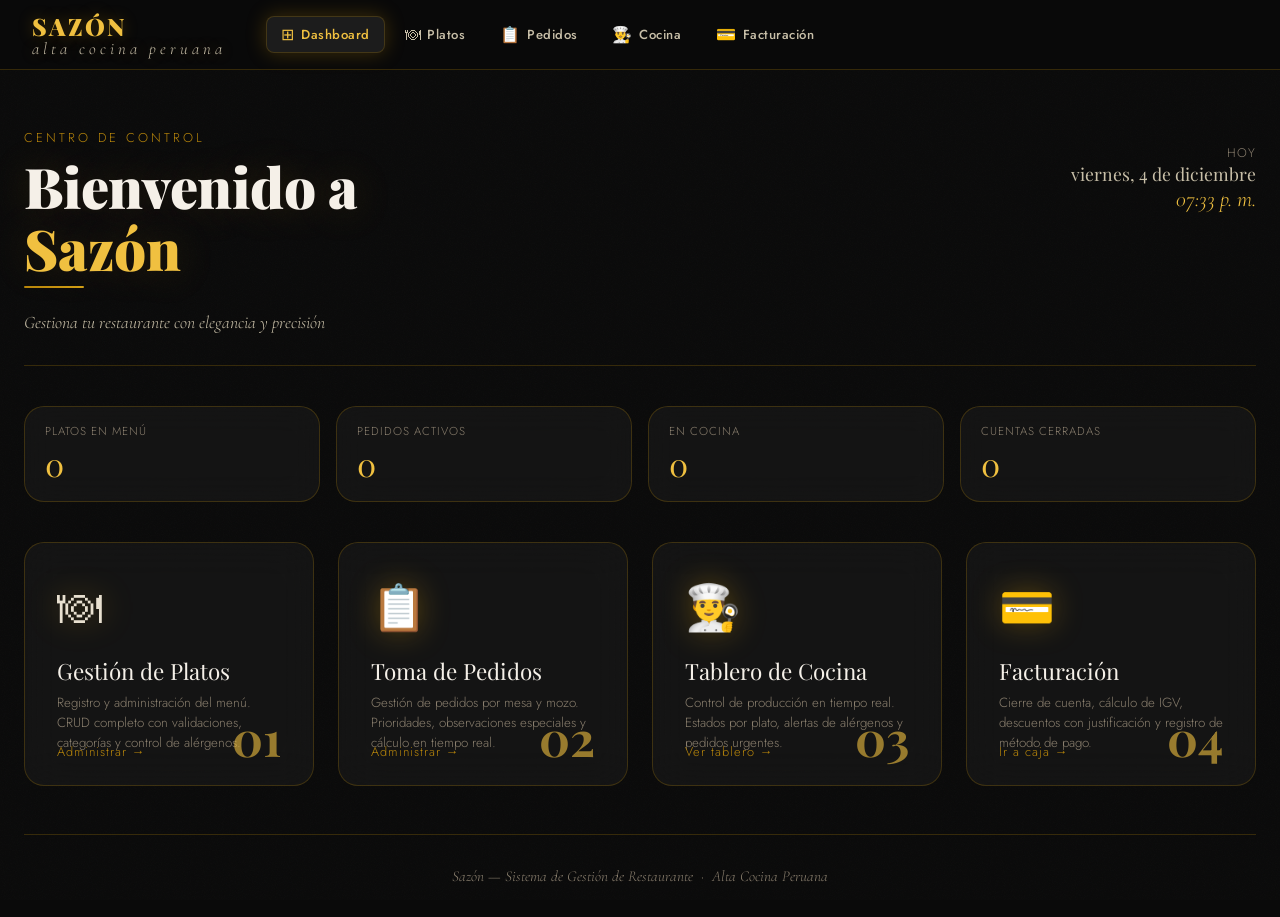
<file: index.html>
<!DOCTYPE html>
<html lang="es">
<head>
  <meta charset="UTF-8">
  <meta name="viewport" content="width=device-width, initial-scale=1.0">
  <title>Sazón — Sistema de Restaurante</title>
  <link rel="stylesheet" href="style.css">
  <link rel="stylesheet" href="https://cdnjs.cloudflare.com/ajax/libs/animate.css/4.1.1/animate.min.css">
</head>
<body>

  <!-- NAVBAR -->
  <nav class="navbar">
    <a href="index.html" class="navbar-brand">SAZÓN<span>alta cocina peruana</span></a>
    <ul class="nav-links">
      <li><a href="index.html"><span class="nav-icon">⊞</span><span>Dashboard</span></a></li>
      <li><a href="platos.html"><span class="nav-icon">🍽</span><span>Platos</span></a></li>
      <li><a href="pedidos.html"><span class="nav-icon">📋</span><span>Pedidos</span></a></li>
      <li><a href="cocina.html"><span class="nav-icon">👨‍🍳</span><span>Cocina</span></a></li>
      <li><a href="facturacion.html"><span class="nav-icon">💳</span><span>Facturación</span></a></li>
    </ul>
  </nav>

  <div class="page-wrapper">
    <div class="container">

      <!-- HERO -->
      <div class="page-header animate__animated animate__fadeInDown">
        <div style="display:flex;align-items:flex-start;justify-content:space-between;flex-wrap:wrap;gap:1rem">
          <div>
            <div style="font-size:0.8rem;letter-spacing:3px;color:var(--gold);text-transform:uppercase;margin-bottom:0.5rem">Centro de Control</div>
            <h1 class="display-title">Bienvenido a<br><span style="color:var(--gold-pale)">Sazón</span></h1>
            <div class="gold-line"></div>
            <p class="subtitle">Gestiona tu restaurante con elegancia y precisión</p>
          </div>
          <div style="text-align:right;padding-top:1rem">
            <div style="font-size:0.78rem;color:var(--text-muted);letter-spacing:1px">HOY</div>
            <div id="fecha-actual" style="font-family:'Playfair Display',serif;font-size:1.1rem;color:var(--cream-dim)"></div>
            <div id="hora-actual" style="font-family:'Cormorant Garamond',serif;font-style:italic;font-size:1.4rem;color:var(--gold-pale)"></div>
          </div>
        </div>
      </div>

      <!-- STAT STRIP -->
      <div style="display:grid;grid-template-columns:repeat(auto-fit,minmax(160px,1fr));gap:1rem;margin-bottom:2.5rem">
        <div class="glass-card animate-in animate-delay-1" style="padding:1rem 1.25rem">
          <div style="font-size:0.72rem;letter-spacing:1px;color:var(--text-muted);text-transform:uppercase">Platos en Menú</div>
          <div style="font-family:'Playfair Display',serif;font-size:2rem;color:var(--gold-pale);margin-top:0.2rem" id="count-platos">—</div>
        </div>
        <div class="glass-card animate-in animate-delay-2" style="padding:1rem 1.25rem">
          <div style="font-size:0.72rem;letter-spacing:1px;color:var(--text-muted);text-transform:uppercase">Pedidos Activos</div>
          <div style="font-family:'Playfair Display',serif;font-size:2rem;color:var(--gold-pale);margin-top:0.2rem" id="count-pedidos">—</div>
        </div>
        <div class="glass-card animate-in animate-delay-3" style="padding:1rem 1.25rem">
          <div style="font-size:0.72rem;letter-spacing:1px;color:var(--text-muted);text-transform:uppercase">En Cocina</div>
          <div style="font-family:'Playfair Display',serif;font-size:2rem;color:var(--gold-pale);margin-top:0.2rem" id="count-cocina">—</div>
        </div>
        <div class="glass-card animate-in animate-delay-4" style="padding:1rem 1.25rem">
          <div style="font-size:0.72rem;letter-spacing:1px;color:var(--text-muted);text-transform:uppercase">Cuentas Cerradas</div>
          <div style="font-family:'Playfair Display',serif;font-size:2rem;color:var(--gold-pale);margin-top:0.2rem" id="count-facturacion">—</div>
        </div>
      </div>

      <!-- MAIN CARDS GRID -->
      <div style="display:grid;grid-template-columns:repeat(auto-fit,minmax(260px,1fr));gap:1.5rem;margin-bottom:3rem">

        <a href="platos.html" class="dash-card animate__animated animate__fadeInUp" style="animation-delay:0.1s">
          <div>
            <div class="dash-card-icon">🍽</div>
            <div class="dash-card-title">Gestión de Platos</div>
            <p class="dash-card-desc">Registro y administración del menú. CRUD completo con validaciones, categorías y control de alérgenos.</p>
          </div>
          <div class="dash-card-arrow">Administrar <span>→</span></div>
          <div class="dash-card-count">01</div>
        </a>

        <a href="pedidos.html" class="dash-card animate__animated animate__fadeInUp" style="animation-delay:0.2s">
          <div>
            <div class="dash-card-icon">📋</div>
            <div class="dash-card-title">Toma de Pedidos</div>
            <p class="dash-card-desc">Gestión de pedidos por mesa y mozo. Prioridades, observaciones especiales y cálculo en tiempo real.</p>
          </div>
          <div class="dash-card-arrow">Administrar <span>→</span></div>
          <div class="dash-card-count">02</div>
        </a>

        <a href="cocina.html" class="dash-card animate__animated animate__fadeInUp" style="animation-delay:0.3s">
          <div>
            <div class="dash-card-icon">👨‍🍳</div>
            <div class="dash-card-title">Tablero de Cocina</div>
            <p class="dash-card-desc">Control de producción en tiempo real. Estados por plato, alertas de alérgenos y pedidos urgentes.</p>
          </div>
          <div class="dash-card-arrow">Ver tablero <span>→</span></div>
          <div class="dash-card-count">03</div>
        </a>

        <a href="facturacion.html" class="dash-card animate__animated animate__fadeInUp" style="animation-delay:0.4s">
          <div>
            <div class="dash-card-icon">💳</div>
            <div class="dash-card-title">Facturación</div>
            <p class="dash-card-desc">Cierre de cuenta, cálculo de IGV, descuentos con justificación y registro de método de pago.</p>
          </div>
          <div class="dash-card-arrow">Ir a caja <span>→</span></div>
          <div class="dash-card-count">04</div>
        </a>

      </div>

      <!-- FOOTER -->
      <div style="text-align:center;padding:2rem 0;border-top:1px solid var(--border)">
        <div style="font-family:'Cormorant Garamond',serif;font-style:italic;color:var(--text-muted);font-size:0.95rem">
          Sazón — Sistema de Gestión de Restaurante &nbsp;·&nbsp; Alta Cocina Peruana
        </div>
      </div>

    </div>
  </div>

  <div class="toast-container"></div>

  <script src="utils.js"></script>
  <script>
    // Dashboard stats
    (function initDashboard() {
      const platos   = Storage.get('sazon_platos', []);
      const pedidos  = Storage.get('sazon_pedidos', []);
      const facturas = Storage.get('sazon_facturas', []);
      const set = (id, val) => { const el = document.getElementById(id); if (el) el.textContent = val; };
      set('count-platos',      platos.length);
      set('count-pedidos',     pedidos.filter(p => p.estado !== 'cancelado').length);
      set('count-cocina',      pedidos.filter(p => ['enviado','en preparacion','listo para servir'].includes(p.estado)).length);
      set('count-facturacion', facturas.length);
    })();

    // Clock
    function updateClock() {
      const now = new Date();
      document.getElementById('fecha-actual').textContent = now.toLocaleDateString('es-PE', { weekday:'long', day:'numeric', month:'long' });
      document.getElementById('hora-actual').textContent  = now.toLocaleTimeString('es-PE', { hour:'2-digit', minute:'2-digit' });
    }
    updateClock();
    setInterval(updateClock, 1000);
  </script>
</body>
</html>
</file>
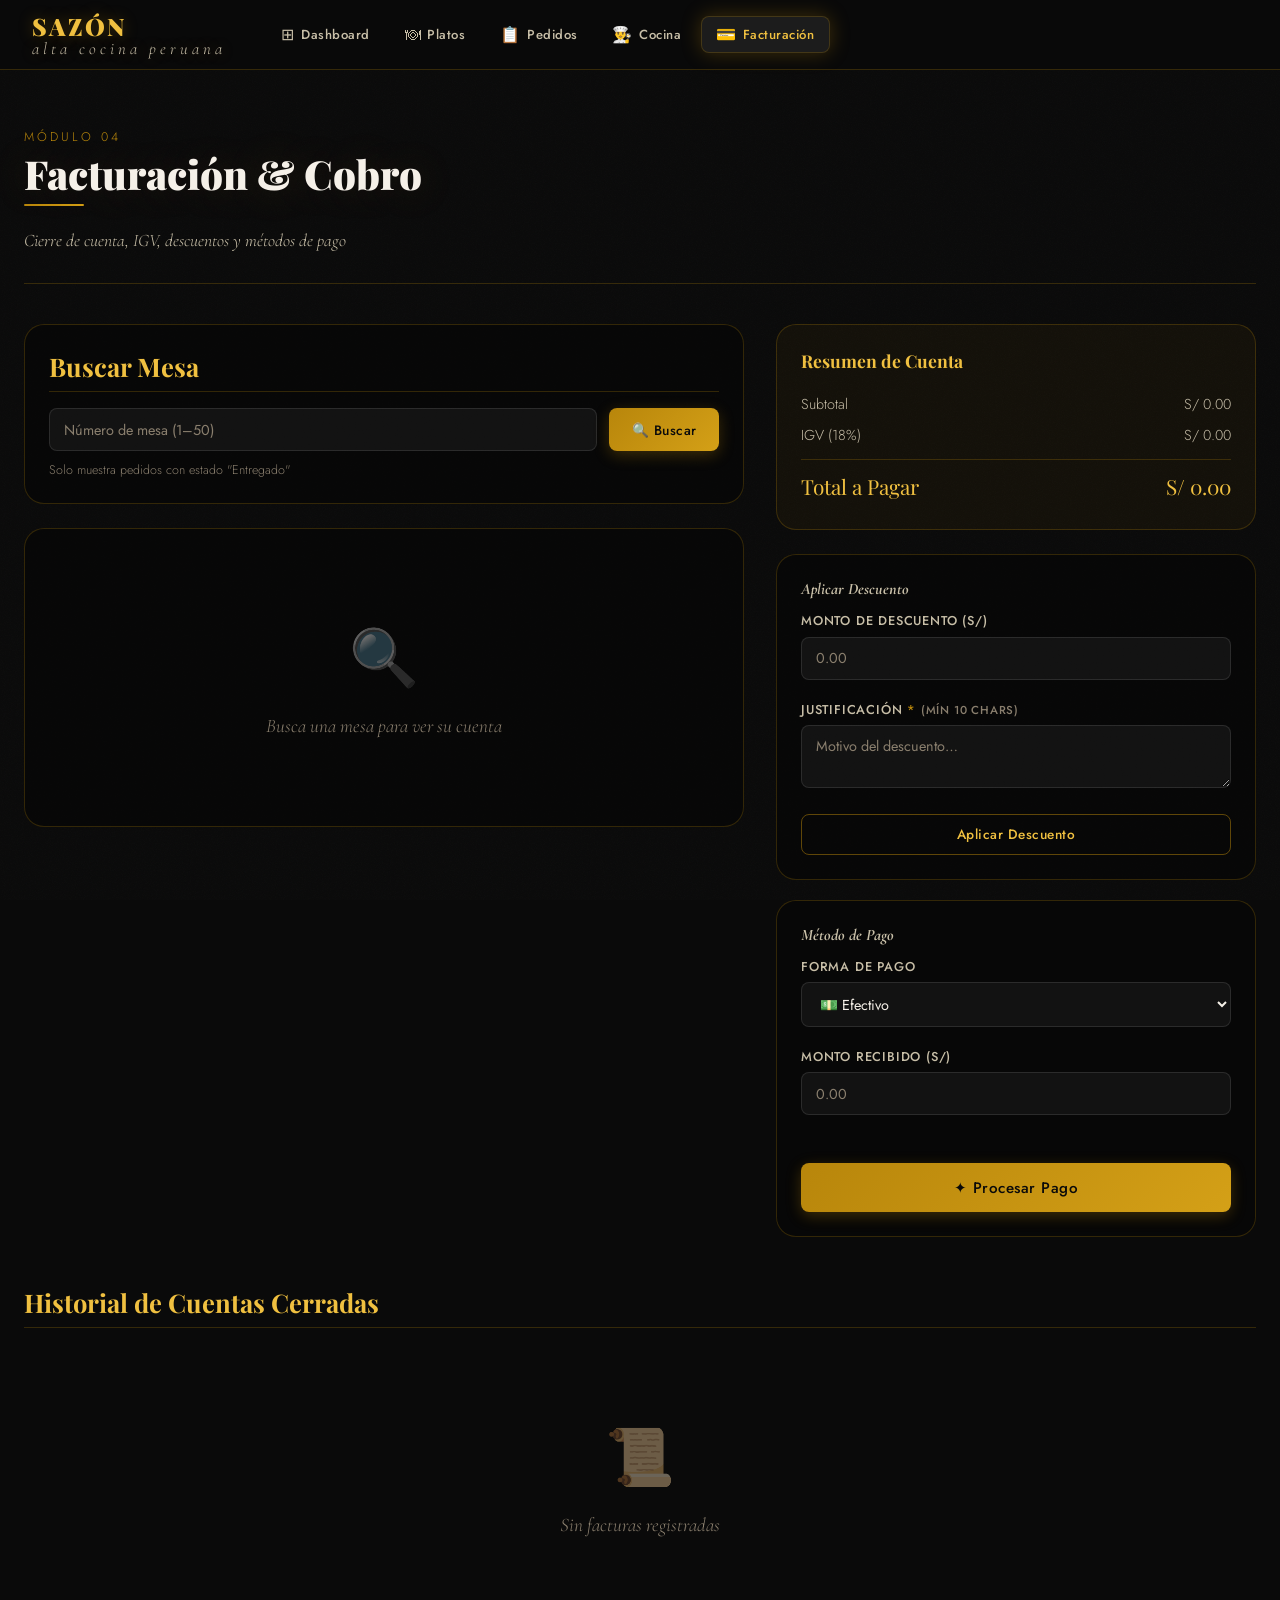
<file: facturacion.html>
<!DOCTYPE html>
<html lang="es">
<head>
  <meta charset="UTF-8">
  <meta name="viewport" content="width=device-width, initial-scale=1.0">
  <title>Sazón — Facturación</title>
  <link rel="stylesheet" href="style.css">
  <link rel="stylesheet" href="https://cdnjs.cloudflare.com/ajax/libs/animate.css/4.1.1/animate.min.css">
</head>
<body>

  <!-- NAVBAR -->
  <nav class="navbar">
    <a href="index.html" class="navbar-brand">SAZÓN<span>alta cocina peruana</span></a>
    <ul class="nav-links">
      <li><a href="index.html"><span class="nav-icon">⊞</span><span>Dashboard</span></a></li>
      <li><a href="platos.html"><span class="nav-icon">🍽</span><span>Platos</span></a></li>
      <li><a href="pedidos.html"><span class="nav-icon">📋</span><span>Pedidos</span></a></li>
      <li><a href="cocina.html"><span class="nav-icon">👨‍🍳</span><span>Cocina</span></a></li>
      <li><a href="facturacion.html"><span class="nav-icon">💳</span><span>Facturación</span></a></li>
    </ul>
  </nav>

  <div class="page-wrapper">
    <div class="container">

      <!-- HEADER -->
      <div class="page-header animate__animated animate__fadeInDown">
        <div style="font-size:0.78rem;letter-spacing:3px;color:var(--gold);text-transform:uppercase;margin-bottom:0.4rem">Módulo 04</div>
        <h1 class="display-title" style="font-size:clamp(1.6rem,4vw,2.5rem)">Facturación & Cobro</h1>
        <div class="gold-line"></div>
        <p class="subtitle">Cierre de cuenta, IGV, descuentos y métodos de pago</p>
      </div>

      <div style="display:grid;grid-template-columns:3fr 2fr;gap:2rem;align-items:start">

        <!-- LEFT: BUSCAR + DETALLE -->
        <div class="animate-in">

          <!-- BUSCAR MESA -->
          <div class="glass-card-dark" style="margin-bottom:1.5rem">
            <h2 class="section-title" style="margin-bottom:1rem">Buscar Mesa</h2>
            <div style="display:flex;gap:0.75rem">
              <input type="number" class="form-control" id="buscar-mesa" placeholder="Número de mesa (1–50)" min="1" max="50">
              <button class="btn btn-gold" id="btn-buscar-mesa" style="white-space:nowrap">🔍 Buscar</button>
            </div>
            <p style="font-size:0.78rem;color:var(--text-muted);margin-top:0.6rem">Solo muestra pedidos con estado "Entregado"</p>
          </div>

          <!-- DETALLE CUENTA -->
          <div class="glass-card-dark" id="factura-wrap">
            <div class="empty-state">
              <div class="empty-state-icon">🔍</div>
              <div class="empty-state-text">Busca una mesa para ver su cuenta</div>
            </div>
          </div>

        </div>

        <!-- RIGHT: COBRO -->
        <div class="animate-in animate-delay-2">

          <!-- RESUMEN -->
          <div class="billing-summary" style="margin-bottom:1.5rem">
            <h3 style="font-family:'Playfair Display',serif;color:var(--gold-pale);margin-bottom:1rem;font-size:1.1rem">Resumen de Cuenta</h3>
            <div class="total-row"><span>Subtotal</span><span id="res-subtotal">S/ 0.00</span></div>
            <div class="total-row"><span>IGV (18%)</span><span id="res-igv">S/ 0.00</span></div>
            <div class="total-row grand"><span>Total a Pagar</span><span id="res-total">S/ 0.00</span></div>
          </div>

          <!-- DESCUENTO -->
          <div class="glass-card-dark" style="margin-bottom:1.25rem">
            <h3 style="font-family:'Cormorant Garamond',serif;font-style:italic;color:var(--cream-dim);margin-bottom:0.75rem;font-size:1rem">Aplicar Descuento</h3>
            <div class="form-group">
              <label for="descuento-input">Monto de Descuento (S/)</label>
              <input type="number" class="form-control" id="descuento-input" placeholder="0.00" min="0" step="0.01">
            </div>
            <div class="form-group">
              <label for="justificacion-desc">Justificación <span style="color:var(--gold)">*</span> <span style="font-size:0.72rem;color:var(--text-muted)">(mín 10 chars)</span></label>
              <textarea class="form-control" id="justificacion-desc" placeholder="Motivo del descuento…" style="min-height:60px"></textarea>
            </div>
            <button class="btn btn-outline btn-full" id="btn-aplicar-descuento">Aplicar Descuento</button>
          </div>

          <!-- PAGO -->
          <div class="glass-card-dark">
            <h3 style="font-family:'Cormorant Garamond',serif;font-style:italic;color:var(--cream-dim);margin-bottom:0.75rem;font-size:1rem">Método de Pago</h3>
            <div class="form-group">
              <label for="metodo-pago">Forma de Pago</label>
              <select class="form-control" id="metodo-pago">
                <option value="efectivo">💵 Efectivo</option>
                <option value="tarjeta">💳 Tarjeta</option>
                <option value="yape_plin">📱 Yape / Plin</option>
              </select>
            </div>

            <!-- EFECTIVO ONLY -->
            <div id="efectivo-wrap">
              <div class="form-group">
                <label for="monto-efectivo">Monto Recibido (S/)</label>
                <input type="number" class="form-control" id="monto-efectivo" placeholder="0.00" min="0" step="0.01">
              </div>
              <div id="vuelto-display" style="font-family:'Playfair Display',serif;font-size:1.1rem;text-align:center;padding:0.5rem;margin-bottom:0.75rem"></div>
            </div>

            <button class="btn btn-gold btn-full btn-lg" id="btn-procesar-pago">
              ✦ Procesar Pago
            </button>
          </div>

        </div>
      </div>

      <!-- HISTORIAL -->
      <div style="margin-top:3rem">
        <h2 class="section-title animate-in">Historial de Cuentas Cerradas</h2>
        <div id="historial-wrap" class="animate-in animate-delay-1"></div>
      </div>

    </div>
  </div>

  <div class="toast-container"></div>

  <script src="utils.js"></script>
  <script src="facturacion.js"></script>
</body>
</html>
</file>
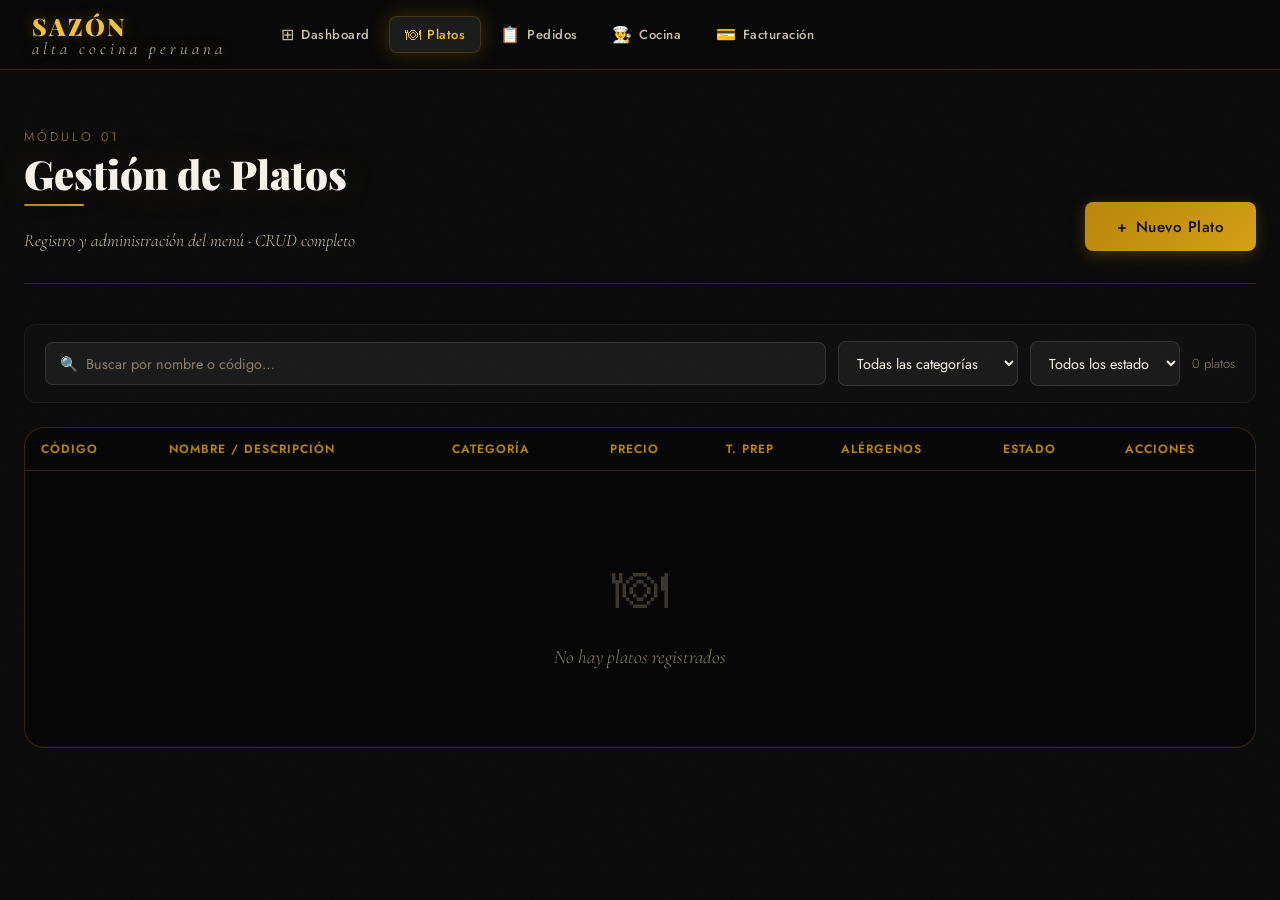
<file: platos.html>
<!DOCTYPE html>
<html lang="es">
<head>
  <meta charset="UTF-8">
  <meta name="viewport" content="width=device-width, initial-scale=1.0">
  <title>Sazón — Gestión de Platos</title>
  <link rel="stylesheet" href="style.css">
  <link rel="stylesheet" href="https://cdnjs.cloudflare.com/ajax/libs/animate.css/4.1.1/animate.min.css">
</head>
<body>

  <!-- NAVBAR -->
  <nav class="navbar">
    <a href="index.html" class="navbar-brand">SAZÓN<span>alta cocina peruana</span></a>
    <ul class="nav-links">
      <li><a href="index.html"><span class="nav-icon">⊞</span><span>Dashboard</span></a></li>
      <li><a href="platos.html"><span class="nav-icon">🍽</span><span>Platos</span></a></li>
      <li><a href="pedidos.html"><span class="nav-icon">📋</span><span>Pedidos</span></a></li>
      <li><a href="cocina.html"><span class="nav-icon">👨‍🍳</span><span>Cocina</span></a></li>
      <li><a href="facturacion.html"><span class="nav-icon">💳</span><span>Facturación</span></a></li>
    </ul>
  </nav>

  <div class="page-wrapper">
    <div class="container">

      <!-- HEADER -->
      <div class="page-header animate__animated animate__fadeInDown">
        <div style="display:flex;align-items:flex-end;justify-content:space-between;flex-wrap:wrap;gap:1rem">
          <div>
            <div style="font-size:0.78rem;letter-spacing:3px;color:var(--gold);text-transform:uppercase;margin-bottom:0.4rem">Módulo 01</div>
            <h1 class="display-title" style="font-size:clamp(1.6rem,4vw,2.5rem)">Gestión de Platos</h1>
            <div class="gold-line"></div>
            <p class="subtitle">Registro y administración del menú · CRUD completo</p>
          </div>
          <button class="btn btn-gold btn-lg" id="btn-nuevo-plato">
            <span>+</span> Nuevo Plato
          </button>
        </div>
      </div>

      <!-- FILTERS -->
      <div class="filter-bar animate-in">
        <input type="text" class="form-control" id="filter-nombre" placeholder="🔍  Buscar por nombre o código…">
        <select class="form-control" id="filter-cat" style="max-width:180px">
          <option value="">Todas las categorías</option>
          <option value="Entrada">Entrada</option>
          <option value="Fondo">Fondo</option>
          <option value="Postre">Postre</option>
          <option value="Bebida">Bebida</option>
          <option value="Especial">Especial</option>
        </select>
        <select class="form-control" id="filter-estado" style="max-width:150px">
          <option value="">Todos los estados</option>
          <option value="activo">Activo</option>
          <option value="inactivo">Inactivo</option>
        </select>
        <span id="platos-count" style="color:var(--text-muted);font-size:0.82rem;white-space:nowrap;align-self:center"></span>
      </div>

      <!-- TABLE -->
      <div class="glass-card-dark animate-in" style="padding:0;overflow:hidden">
        <div class="table-wrapper">
          <table>
            <thead>
              <tr>
                <th>Código</th>
                <th>Nombre / Descripción</th>
                <th>Categoría</th>
                <th>Precio</th>
                <th>T. Prep</th>
                <th>Alérgenos</th>
                <th>Estado</th>
                <th>Acciones</th>
              </tr>
            </thead>
            <tbody id="platos-tbody">
              <tr><td colspan="8"><div class="empty-state"><div class="empty-state-icon">🍽</div><div class="empty-state-text">Cargando platos…</div></div></td></tr>
            </tbody>
          </table>
        </div>
      </div>

    </div>
  </div>

  <!-- MODAL PLATO -->
  <div class="modal-overlay" id="modal-plato">
    <div class="modal">
      <div class="modal-header">
        <h2 class="modal-title" id="modal-plato-title">Nuevo Plato</h2>
        <button class="modal-close" data-close-modal="modal-plato">✕</button>
      </div>

      <div class="form-row">
        <div class="form-group">
          <label for="plato-codigo">Código <span style="color:var(--gold)">*</span></label>
          <input type="text" class="form-control" id="plato-codigo" placeholder="PL001" maxlength="20">
          <div class="input-error" id="plato-codigo-err">Código requerido (ej: PL001), sin espacios.</div>
        </div>
        <div class="form-group">
          <label for="plato-categoria">Categoría <span style="color:var(--gold)">*</span></label>
          <select class="form-control" id="plato-categoria">
            <option value="">— Seleccionar —</option>
            <option value="Entrada">Entrada</option>
            <option value="Fondo">Fondo</option>
            <option value="Postre">Postre</option>
            <option value="Bebida">Bebida</option>
            <option value="Especial">Especial</option>
          </select>
          <div class="input-error" id="plato-categoria-err">Selecciona una categoría.</div>
        </div>
      </div>

      <div class="form-group">
        <label for="plato-nombre">Nombre del Plato <span style="color:var(--gold)">*</span></label>
        <input type="text" class="form-control" id="plato-nombre" placeholder="Ej: Ceviche Clásico" maxlength="60">
        <div class="input-error" id="plato-nombre-err">Nombre de 3 a 60 caracteres, no solo números.</div>
      </div>

      <div class="form-group">
        <label for="plato-descripcion">Descripción <span style="color:var(--gold)">*</span></label>
        <textarea class="form-control" id="plato-descripcion" placeholder="Descripción del plato (10–250 caracteres)" maxlength="250"></textarea>
        <div class="input-error" id="plato-descripcion-err">Descripción de 10 a 250 caracteres.</div>
      </div>

      <div class="form-row">
        <div class="form-group">
          <label for="plato-precio">Precio (S/) <span style="color:var(--gold)">*</span></label>
          <input type="number" class="form-control" id="plato-precio" placeholder="0.00" min="0.01" step="0.01">
          <div class="input-error" id="plato-precio-err">Precio numérico mayor a 0.</div>
        </div>
        <div class="form-group">
          <label for="plato-tiempo_prep">Tiempo de Preparación (min) <span style="color:var(--gold)">*</span></label>
          <input type="number" class="form-control" id="plato-tiempo_prep" placeholder="15" min="1" max="120">
          <div class="input-error" id="plato-tiempo_prep-err">Tiempo entre 1 y 120 minutos.</div>
        </div>
        <div class="form-group">
          <label for="plato-estado">Estado <span style="color:var(--gold)">*</span></label>
          <select class="form-control" id="plato-estado">
            <option value="activo">Activo</option>
            <option value="inactivo">Inactivo</option>
          </select>
          <div class="input-error" id="plato-estado-err">Selecciona un estado.</div>
        </div>
      </div>

      <div class="form-group">
        <label>Alérgenos</label>
        <div id="alergenos-wrap" class="checkbox-group"></div>
      </div>

      <div style="display:flex;gap:0.75rem;justify-content:flex-end;margin-top:1.5rem;padding-top:1.25rem;border-top:1px solid var(--border)">
        <button class="btn btn-outline" data-close-modal="modal-plato">Cancelar</button>
        <button class="btn btn-gold" id="btn-save-plato">Guardar Plato</button>
      </div>
    </div>
  </div>

  <div class="toast-container"></div>

  <!-- utils.js primero, luego el módulo -->
  <script src="utils.js"></script>
  <script src="platos.js"></script>
</body>
</html>
</file>
<file: style.css>
@import url('https://fonts.googleapis.com/css2?family=Playfair+Display:wght@400;600;700;900&family=Cormorant+Garamond:ital,wght@0,300;0,400;0,600;1,400&family=Jost:wght@300;400;500;600&display=swap');

/* ─── VARIABLES ─────────────────────────────────────────────────────────────── */
:root {
  --bg:          #0a0a0a;
  --bg-alt:      #111111;
  --gold:        #b8860b;
  --gold-light:  #d4a017;
  --gold-pale:   #f0c040;
  --cream:       #f5f0e8;
  --cream-dim:   #c8bfa8;
  --glass:       rgba(255,255,255,0.04);
  --glass-hover: rgba(255,255,255,0.08);
  --border:      rgba(184,134,11,0.25);
  --border-light:rgba(184,134,11,0.5);
  --danger:      #c0392b;
  --success:     #1a6b3a;
  --warning:     #d97706;
  --text:        #e8e0d0;
  --text-muted:  #8a7f6e;
  --shadow-gold: 0 0 20px rgba(184,134,11,0.3);
  --shadow-deep: 0 20px 60px rgba(0,0,0,0.8);
  --radius:      12px;
  --radius-lg:   20px;
}

/* ─── RESET & BASE ───────────────────────────────────────────────────────────── */
*, *::before, *::after { box-sizing: border-box; margin: 0; padding: 0; }

html { scroll-behavior: smooth; }

body {
  background-color: var(--bg);
  color: var(--text);
  font-family: 'Jost', sans-serif;
  font-weight: 300;
  min-height: 100vh;
  overflow-x: hidden;
}

/* ─── NOISE TEXTURE OVERLAY ─────────────────────────────────────────────────── */
body::before {
  content: '';
  position: fixed;
  inset: 0;
  background-image: url("data:image/svg+xml,%3Csvg viewBox='0 0 256 256' xmlns='http://www.w3.org/2000/svg'%3E%3Cfilter id='noise'%3E%3CfeTurbulence type='fractalNoise' baseFrequency='0.9' numOctaves='4' stitchTiles='stitch'/%3E%3C/filter%3E%3Crect width='100%25' height='100%25' filter='url(%23noise)' opacity='0.04'/%3E%3C/svg%3E");
  background-size: 200px 200px;
  pointer-events: none;
  z-index: 0;
  opacity: 0.6;
}

body > * { position: relative; z-index: 1; }

/* ─── TYPOGRAPHY ─────────────────────────────────────────────────────────────── */
h1, h2, h3 { font-family: 'Playfair Display', serif; }
h4, h5, h6  { font-family: 'Cormorant Garamond', serif; font-style: italic; }

.display-title {
  font-family: 'Playfair Display', serif;
  font-weight: 900;
  font-size: clamp(2rem, 5vw, 3.5rem);
  line-height: 1.1;
  color: var(--cream);
  text-shadow: 0 0 40px rgba(184,134,11,0.2);
}

.section-title {
  font-family: 'Playfair Display', serif;
  font-size: 1.6rem;
  color: var(--gold-pale);
  margin-bottom: 1.5rem;
  padding-bottom: 0.5rem;
  border-bottom: 1px solid var(--border);
}

.subtitle {
  font-family: 'Cormorant Garamond', serif;
  font-style: italic;
  color: var(--cream-dim);
  font-size: 1.1rem;
}

/* ─── LAYOUT ─────────────────────────────────────────────────────────────────── */
.page-wrapper {
  padding-top: 80px;
  min-height: 100vh;
}

.container {
  max-width: 1280px;
  margin: 0 auto;
  padding: 0 1.5rem;
}

.page-header {
  padding: 3rem 0 2rem;
  border-bottom: 1px solid var(--border);
  margin-bottom: 2.5rem;
}

/* ─── NAVBAR ─────────────────────────────────────────────────────────────────── */
.navbar {
  position: fixed;
  top: 0; left: 0; right: 0;
  height: 70px;
  background: rgba(10,10,10,0.85);
  backdrop-filter: blur(20px);
  -webkit-backdrop-filter: blur(20px);
  border-bottom: 1px solid var(--border);
  display: flex;
  align-items: center;
  z-index: 1000;
  padding: 0 2rem;
}

.navbar-brand {
  font-family: 'Playfair Display', serif;
  font-size: 1.5rem;
  font-weight: 900;
  color: var(--gold-pale);
  text-decoration: none;
  letter-spacing: 2px;
  margin-right: 2.5rem;
  text-shadow: 0 0 15px rgba(184,134,11,0.4);
  transition: text-shadow 0.3s;
}
.navbar-brand:hover { text-shadow: 0 0 30px rgba(184,134,11,0.8); }

.navbar-brand span {
  font-family: 'Cormorant Garamond', serif;
  font-style: italic;
  font-weight: 300;
  font-size: 0.7em;
  display: block;
  color: var(--cream-dim);
  letter-spacing: 4px;
  margin-top: -4px;
}

.nav-links {
  display: flex;
  gap: 0.25rem;
  list-style: none;
  flex: 1;
}

.nav-links a {
  display: flex;
  align-items: center;
  gap: 0.4rem;
  padding: 0.4rem 0.9rem;
  border-radius: 8px;
  color: var(--cream-dim);
  text-decoration: none;
  font-size: 0.82rem;
  font-weight: 500;
  letter-spacing: 0.5px;
  transition: all 0.25s;
  border: 1px solid transparent;
}

.nav-links a:hover, .nav-links a.active {
  background: var(--glass-hover);
  color: var(--gold-pale);
  border-color: var(--border);
  box-shadow: var(--shadow-gold);
}

.nav-icon { font-size: 1rem; }

/* ─── GLASSMORPHISM CARDS ────────────────────────────────────────────────────── */
.glass-card {
  background: var(--glass);
  backdrop-filter: blur(16px);
  -webkit-backdrop-filter: blur(16px);
  border: 1px solid var(--border);
  border-radius: var(--radius-lg);
  padding: 1.5rem;
  transition: all 0.3s ease;
}

.glass-card:hover {
  background: var(--glass-hover);
  border-color: var(--border-light);
  transform: translateY(-2px);
  box-shadow: var(--shadow-gold);
}

.glass-card-dark {
  background: rgba(5,5,5,0.6);
  backdrop-filter: blur(16px);
  -webkit-backdrop-filter: blur(16px);
  border: 1px solid var(--border);
  border-radius: var(--radius-lg);
  padding: 1.5rem;
}

/* ─── BUTTONS ────────────────────────────────────────────────────────────────── */
.btn {
  display: inline-flex;
  align-items: center;
  gap: 0.5rem;
  padding: 0.6rem 1.4rem;
  border-radius: 8px;
  border: none;
  font-family: 'Jost', sans-serif;
  font-size: 0.85rem;
  font-weight: 500;
  letter-spacing: 0.5px;
  cursor: pointer;
  transition: all 0.25s ease;
  text-decoration: none;
}

.btn-gold {
  background: linear-gradient(135deg, var(--gold), var(--gold-light));
  color: #0a0a0a;
  box-shadow: 0 4px 15px rgba(184,134,11,0.3);
}
.btn-gold:hover {
  transform: scale(1.04);
  box-shadow: 0 6px 25px rgba(184,134,11,0.6);
}

.btn-outline {
  background: transparent;
  color: var(--gold-pale);
  border: 1px solid var(--border-light);
}
.btn-outline:hover {
  background: var(--glass);
  box-shadow: var(--shadow-gold);
  transform: scale(1.02);
}

.btn-danger {
  background: rgba(192,57,43,0.15);
  color: #e74c3c;
  border: 1px solid rgba(192,57,43,0.3);
}
.btn-danger:hover {
  background: rgba(192,57,43,0.3);
  transform: scale(1.02);
}

.btn-success {
  background: rgba(26,107,58,0.2);
  color: #2ecc71;
  border: 1px solid rgba(26,107,58,0.4);
}
.btn-success:hover {
  background: rgba(26,107,58,0.35);
  transform: scale(1.02);
}

.btn-sm { padding: 0.35rem 0.85rem; font-size: 0.78rem; }
.btn-lg { padding: 0.85rem 2rem; font-size: 0.95rem; }
.btn-full { width: 100%; justify-content: center; }

/* ─── FORMS ──────────────────────────────────────────────────────────────────── */
.form-group { margin-bottom: 1.25rem; }

label {
  display: block;
  font-size: 0.8rem;
  font-weight: 500;
  color: var(--cream-dim);
  letter-spacing: 0.8px;
  text-transform: uppercase;
  margin-bottom: 0.4rem;
}

.form-control {
  width: 100%;
  background: rgba(255,255,255,0.05);
  border: 1px solid rgba(255,255,255,0.1);
  border-radius: 8px;
  color: var(--cream);
  font-family: 'Jost', sans-serif;
  font-size: 0.9rem;
  padding: 0.65rem 0.9rem;
  transition: all 0.25s;
  outline: none;
}

.form-control:focus {
  border-color: var(--gold);
  background: rgba(184,134,11,0.05);
  box-shadow: 0 0 0 3px rgba(184,134,11,0.1);
}

.form-control::placeholder { color: var(--text-muted); }

.form-control:disabled {
  opacity: 0.4;
  cursor: not-allowed;
}

select.form-control option { background: #1a1a1a; color: var(--cream); }

textarea.form-control { resize: vertical; min-height: 80px; }

.form-row { display: grid; grid-template-columns: repeat(auto-fit, minmax(200px, 1fr)); gap: 1rem; }

.input-error {
  font-size: 0.75rem;
  color: #e74c3c;
  margin-top: 0.25rem;
  display: none;
}
.input-error.visible { display: block; }

.form-control.invalid { border-color: #e74c3c !important; }

/* ─── CHECKBOXES / RADIO ─────────────────────────────────────────────────────── */
.checkbox-group {
  display: flex;
  flex-wrap: wrap;
  gap: 0.5rem;
  margin-top: 0.4rem;
}

.checkbox-label {
  display: inline-flex;
  align-items: center;
  gap: 0.4rem;
  padding: 0.3rem 0.75rem;
  background: rgba(255,255,255,0.04);
  border: 1px solid rgba(255,255,255,0.1);
  border-radius: 20px;
  font-size: 0.8rem;
  color: var(--cream-dim);
  cursor: pointer;
  transition: all 0.2s;
  text-transform: none;
  letter-spacing: 0;
  font-weight: 400;
}

.checkbox-label:has(input:checked) {
  background: rgba(184,134,11,0.15);
  border-color: var(--gold);
  color: var(--gold-pale);
}

.checkbox-label input { display: none; }

/* ─── BADGES ─────────────────────────────────────────────────────────────────── */
.badge {
  display: inline-flex;
  align-items: center;
  padding: 0.2rem 0.6rem;
  border-radius: 20px;
  font-size: 0.72rem;
  font-weight: 500;
  letter-spacing: 0.5px;
}

.badge-gold    { background: rgba(184,134,11,0.2); color: var(--gold-pale); border: 1px solid var(--border); }
.badge-green   { background: rgba(26,107,58,0.2);  color: #4ade80; border: 1px solid rgba(26,107,58,0.4); }
.badge-red     { background: rgba(192,57,43,0.2);  color: #f87171; border: 1px solid rgba(192,57,43,0.4); }
.badge-gray    { background: rgba(255,255,255,0.06); color: var(--cream-dim); border: 1px solid rgba(255,255,255,0.1); }
.badge-orange  { background: rgba(217,119,6,0.2);  color: #fbbf24; border: 1px solid rgba(217,119,6,0.4); }
.badge-urgent  { background: rgba(184,134,11,0.3); color: var(--gold-pale); border: 1px solid var(--gold); }

/* ─── TABLES ─────────────────────────────────────────────────────────────────── */
.table-wrapper { overflow-x: auto; }

table {
  width: 100%;
  border-collapse: collapse;
  font-size: 0.88rem;
}

thead th {
  font-family: 'Jost', sans-serif;
  font-size: 0.75rem;
  font-weight: 600;
  letter-spacing: 1px;
  text-transform: uppercase;
  color: var(--gold);
  padding: 0.75rem 1rem;
  border-bottom: 1px solid var(--border);
  text-align: left;
  white-space: nowrap;
}

tbody tr {
  border-bottom: 1px solid rgba(255,255,255,0.04);
  transition: background 0.2s;
}

tbody tr:hover { background: var(--glass); }

tbody td {
  padding: 0.8rem 1rem;
  color: var(--text);
  vertical-align: middle;
}

/* ─── MODAL ──────────────────────────────────────────────────────────────────── */
.modal-overlay {
  position: fixed;
  inset: 0;
  background: rgba(0,0,0,0.8);
  backdrop-filter: blur(4px);
  z-index: 2000;
  display: flex;
  align-items: center;
  justify-content: center;
  padding: 1rem;
  opacity: 0;
  visibility: hidden;
  transition: all 0.3s;
}

.modal-overlay.open {
  opacity: 1;
  visibility: visible;
}

.modal {
  background: #111111;
  border: 1px solid var(--border-light);
  border-radius: var(--radius-lg);
  padding: 2rem;
  width: 100%;
  max-width: 680px;
  max-height: 90vh;
  overflow-y: auto;
  transform: translateY(20px) scale(0.97);
  transition: all 0.3s;
  box-shadow: var(--shadow-deep);
}

.modal-overlay.open .modal {
  transform: translateY(0) scale(1);
}

.modal-header {
  display: flex;
  align-items: center;
  justify-content: space-between;
  margin-bottom: 1.5rem;
  padding-bottom: 1rem;
  border-bottom: 1px solid var(--border);
}

.modal-title {
  font-family: 'Playfair Display', serif;
  font-size: 1.3rem;
  color: var(--gold-pale);
}

.modal-close {
  background: none;
  border: none;
  color: var(--cream-dim);
  font-size: 1.4rem;
  cursor: pointer;
  padding: 0.25rem 0.5rem;
  border-radius: 6px;
  transition: all 0.2s;
  line-height: 1;
}
.modal-close:hover { color: var(--cream); background: var(--glass); }

/* ─── ALERTS ─────────────────────────────────────────────────────────────────── */
.alert {
  padding: 0.85rem 1.1rem;
  border-radius: 10px;
  font-size: 0.87rem;
  margin-bottom: 1rem;
  display: flex;
  align-items: flex-start;
  gap: 0.5rem;
}

.alert-success { background: rgba(26,107,58,0.15); border: 1px solid rgba(26,107,58,0.4); color: #4ade80; }
.alert-danger   { background: rgba(192,57,43,0.15); border: 1px solid rgba(192,57,43,0.4); color: #f87171; }
.alert-warning  { background: rgba(217,119,6,0.15); border: 1px solid rgba(217,119,6,0.4); color: #fbbf24; }
.alert-info     { background: rgba(184,134,11,0.1); border: 1px solid var(--border); color: var(--gold-pale); }

/* ─── DIVIDER ────────────────────────────────────────────────────────────────── */
.divider {
  height: 1px;
  background: linear-gradient(90deg, transparent, var(--border-light), transparent);
  margin: 1.5rem 0;
}

.gold-line {
  height: 2px;
  width: 60px;
  background: linear-gradient(90deg, var(--gold), var(--gold-light));
  border-radius: 2px;
  margin: 0.5rem 0 1.5rem;
}

/* ─── DASHBOARD CARDS ────────────────────────────────────────────────────────── */
.dash-card {
  position: relative;
  display: flex;
  flex-direction: column;
  align-items: flex-start;
  justify-content: space-between;
  padding: 2rem;
  border-radius: var(--radius-lg);
  border: 1px solid var(--border);
  background: var(--glass);
  backdrop-filter: blur(20px);
  -webkit-backdrop-filter: blur(20px);
  overflow: hidden;
  cursor: pointer;
  transition: all 0.4s ease;
  text-decoration: none;
  color: inherit;
  min-height: 220px;
}

.dash-card::before {
  content: '';
  position: absolute;
  inset: 0;
  background: radial-gradient(ellipse at top left, rgba(184,134,11,0.08), transparent 60%);
  opacity: 0;
  transition: opacity 0.4s;
}

.dash-card:hover {
  transform: translateY(-6px);
  border-color: var(--border-light);
  box-shadow: 0 20px 60px rgba(0,0,0,0.7), var(--shadow-gold);
}

.dash-card:hover::before { opacity: 1; }

.dash-card-icon {
  font-size: 2.8rem;
  margin-bottom: 1rem;
  filter: drop-shadow(0 0 15px rgba(184,134,11,0.4));
}

.dash-card-title {
  font-family: 'Playfair Display', serif;
  font-size: 1.4rem;
  color: var(--cream);
  margin-bottom: 0.4rem;
}

.dash-card-desc {
  font-size: 0.83rem;
  color: var(--text-muted);
  line-height: 1.5;
}

.dash-card-count {
  font-family: 'Playfair Display', serif;
  font-size: 3rem;
  font-weight: 700;
  color: var(--gold-pale);
  position: absolute;
  bottom: 1.5rem;
  right: 2rem;
  opacity: 0.6;
  line-height: 1;
}

.dash-card-arrow {
  position: absolute;
  bottom: 1.5rem;
  left: 2rem;
  font-size: 0.8rem;
  color: var(--gold);
  letter-spacing: 1px;
  display: flex;
  align-items: center;
  gap: 0.3rem;
  transition: gap 0.2s;
}

.dash-card:hover .dash-card-arrow { gap: 0.6rem; }

/* ─── EMPTY STATE ────────────────────────────────────────────────────────────── */
.empty-state {
  text-align: center;
  padding: 4rem 2rem;
  color: var(--text-muted);
}

.empty-state-icon {
  font-size: 3.5rem;
  margin-bottom: 1rem;
  opacity: 0.4;
}

.empty-state-text {
  font-family: 'Cormorant Garamond', serif;
  font-style: italic;
  font-size: 1.2rem;
}

/* ─── URGENTE PULSE ──────────────────────────────────────────────────────────── */
@keyframes urgentPulse {
  0%, 100% { border-color: var(--gold); box-shadow: 0 0 10px rgba(184,134,11,0.3); }
  50%       { border-color: var(--gold-pale); box-shadow: 0 0 30px rgba(184,134,11,0.7); }
}

.urgente-card {
  animation: urgentPulse 1.5s ease-in-out infinite;
  border-width: 2px !important;
}

/* ─── ESTADO PILLS ───────────────────────────────────────────────────────────── */
.estado-pill {
  padding: 0.3rem 0.8rem;
  border-radius: 20px;
  font-size: 0.76rem;
  font-weight: 500;
  letter-spacing: 0.3px;
  display: inline-block;
}

.estado-pendiente      { background: rgba(107,114,128,0.2);  color: #9ca3af; border: 1px solid rgba(107,114,128,0.3); }
.estado-en-preparacion { background: rgba(217,119,6,0.2);    color: #fbbf24; border: 1px solid rgba(217,119,6,0.4); }
.estado-listo          { background: rgba(16,185,129,0.2);   color: #34d399; border: 1px solid rgba(16,185,129,0.4); }
.estado-entregado      { background: rgba(59,130,246,0.2);   color: #93c5fd; border: 1px solid rgba(59,130,246,0.4); }
.estado-cancelado      { background: rgba(239,68,68,0.15);   color: #fca5a5; border: 1px solid rgba(239,68,68,0.3); }
.estado-pagado         { background: rgba(184,134,11,0.2);   color: var(--gold-pale); border: 1px solid var(--border); }
.estado-activo         { background: rgba(16,185,129,0.15);  color: #34d399; border: 1px solid rgba(16,185,129,0.3); }
.estado-inactivo       { background: rgba(239,68,68,0.1);    color: #fca5a5; border: 1px solid rgba(239,68,68,0.25); }

/* ─── ALERGENOS ──────────────────────────────────────────────────────────────── */
.alergeno-tag {
  display: inline-flex;
  align-items: center;
  gap: 0.2rem;
  padding: 0.2rem 0.55rem;
  background: rgba(239,68,68,0.15);
  border: 1px solid rgba(239,68,68,0.3);
  border-radius: 20px;
  font-size: 0.72rem;
  color: #fca5a5;
  margin: 0.1rem;
}

/* ─── PEDIDO ITEM ────────────────────────────────────────────────────────────── */
.pedido-item {
  display: flex;
  gap: 1rem;
  align-items: flex-start;
  padding: 0.75rem;
  background: rgba(255,255,255,0.03);
  border: 1px solid rgba(255,255,255,0.06);
  border-radius: 10px;
  margin-bottom: 0.5rem;
}

.pedido-item-info { flex: 1; }

/* ─── PROGRESS BAR ───────────────────────────────────────────────────────────── */
.progress-bar {
  height: 4px;
  background: rgba(255,255,255,0.06);
  border-radius: 2px;
  overflow: hidden;
  margin-top: 0.5rem;
}

.progress-fill {
  height: 100%;
  background: linear-gradient(90deg, var(--gold), var(--gold-light));
  border-radius: 2px;
  transition: width 0.4s ease;
}

/* ─── FILTER BAR ─────────────────────────────────────────────────────────────── */
.filter-bar {
  display: flex;
  gap: 0.75rem;
  flex-wrap: wrap;
  align-items: center;
  margin-bottom: 1.5rem;
  padding: 1rem 1.25rem;
  background: rgba(255,255,255,0.02);
  border: 1px solid rgba(255,255,255,0.06);
  border-radius: var(--radius);
}

.filter-bar .form-control { flex: 1; min-width: 150px; }

/* ─── TOTAL BOX ──────────────────────────────────────────────────────────────── */
.total-box {
  background: rgba(184,134,11,0.06);
  border: 1px solid var(--border);
  border-radius: var(--radius);
  padding: 1.25rem 1.5rem;
}

.total-row {
  display: flex;
  justify-content: space-between;
  align-items: center;
  padding: 0.35rem 0;
  font-size: 0.9rem;
  color: var(--cream-dim);
}

.total-row.grand {
  font-family: 'Playfair Display', serif;
  font-size: 1.3rem;
  color: var(--gold-pale);
  border-top: 1px solid var(--border);
  margin-top: 0.5rem;
  padding-top: 0.75rem;
  margin-bottom: 0;
}

/* ─── TOAST ──────────────────────────────────────────────────────────────────── */
.toast-container {
  position: fixed;
  bottom: 2rem;
  right: 2rem;
  z-index: 9999;
  display: flex;
  flex-direction: column;
  gap: 0.5rem;
}

.toast {
  background: #1a1a1a;
  border: 1px solid var(--border);
  border-radius: 10px;
  padding: 0.85rem 1.25rem;
  font-size: 0.87rem;
  color: var(--cream);
  box-shadow: var(--shadow-deep);
  min-width: 260px;
  max-width: 380px;
  display: flex;
  align-items: center;
  gap: 0.6rem;
  animation: toastIn 0.3s ease;
}

.toast.success { border-left: 3px solid #4ade80; }
.toast.error   { border-left: 3px solid #f87171; }
.toast.info    { border-left: 3px solid var(--gold); }

@keyframes toastIn {
  from { transform: translateX(120%); opacity: 0; }
  to   { transform: translateX(0);    opacity: 1; }
}

@keyframes toastOut {
  from { transform: translateX(0);    opacity: 1; }
  to   { transform: translateX(120%); opacity: 0; }
}

/* ─── SCROLLBAR ──────────────────────────────────────────────────────────────── */
::-webkit-scrollbar { width: 6px; }
::-webkit-scrollbar-track { background: var(--bg); }
::-webkit-scrollbar-thumb { background: rgba(184,134,11,0.3); border-radius: 3px; }
::-webkit-scrollbar-thumb:hover { background: rgba(184,134,11,0.6); }

/* ─── COCINA GRID ────────────────────────────────────────────────────────────── */
.cocina-grid {
  display: grid;
  grid-template-columns: repeat(auto-fill, minmax(300px, 1fr));
  gap: 1.25rem;
}

.cocina-card {
  background: rgba(10,10,10,0.7);
  border: 1px solid var(--border);
  border-radius: var(--radius-lg);
  padding: 1.25rem;
  transition: all 0.3s;
}

.cocina-card:hover { border-color: var(--border-light); }

.cocina-card-header {
  display: flex;
  justify-content: space-between;
  align-items: flex-start;
  margin-bottom: 1rem;
  padding-bottom: 0.75rem;
  border-bottom: 1px solid var(--border);
}

.plato-row {
  display: flex;
  justify-content: space-between;
  align-items: center;
  padding: 0.5rem 0;
  border-bottom: 1px solid rgba(255,255,255,0.04);
  gap: 0.5rem;
}

.plato-row:last-child { border-bottom: none; }

/* ─── BILLING ────────────────────────────────────────────────────────────────── */
.billing-summary {
  background: rgba(184,134,11,0.05);
  border: 1px solid var(--border);
  border-radius: var(--radius-lg);
  padding: 1.5rem;
}

/* ─── ANIMATIONS ─────────────────────────────────────────────────────────────── */
@keyframes fadeInUp {
  from { opacity: 0; transform: translateY(24px); }
  to   { opacity: 1; transform: translateY(0); }
}

.animate-in {
  animation: fadeInUp 0.5s ease both;
}

.animate-delay-1 { animation-delay: 0.1s; }
.animate-delay-2 { animation-delay: 0.2s; }
.animate-delay-3 { animation-delay: 0.3s; }
.animate-delay-4 { animation-delay: 0.4s; }

/* ─── RESPONSIVE ─────────────────────────────────────────────────────────────── */
@media (max-width: 768px) {
  .nav-links a span { display: none; }
  .filter-bar { flex-direction: column; }
  .form-row { grid-template-columns: 1fr; }
}
</file>
